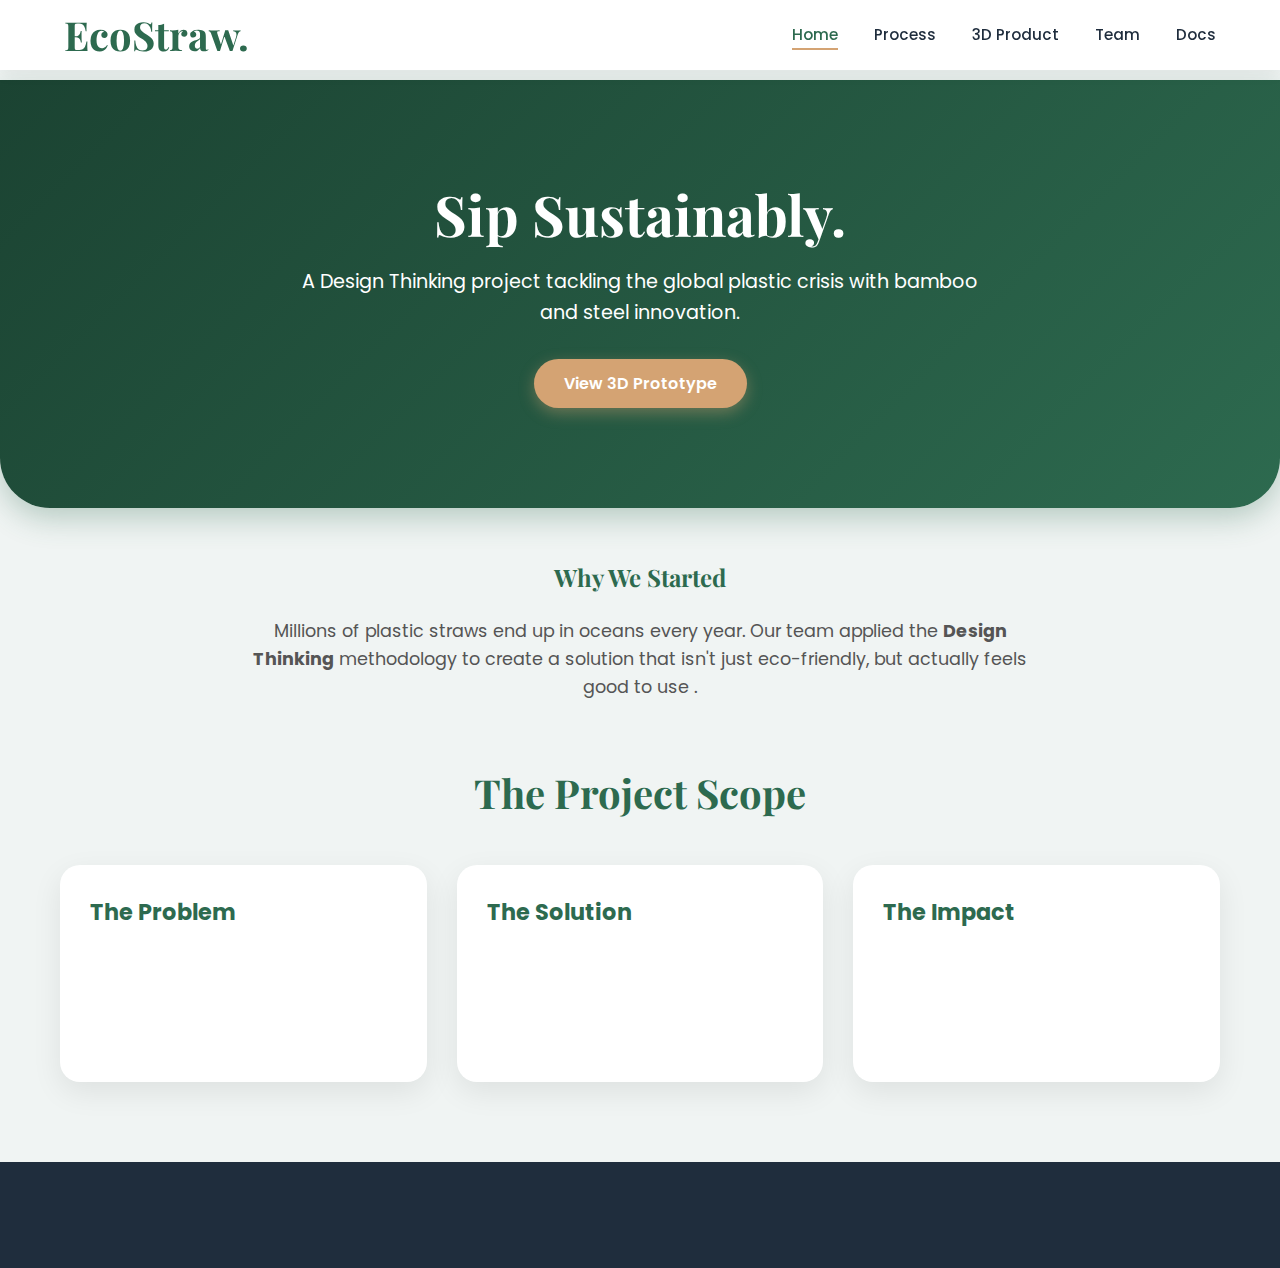
<file: index.html>
<!DOCTYPE html>
<html lang="en">
<head>
    <meta charset="UTF-8">
    <meta name="viewport" content="width=device-width, initial-scale=1.0">
    <title>EcoStraw | Home</title>
    <link rel="stylesheet" href="style.css">
</head>
<body>
    
    <nav>
        <a href="index.html" class="logo">EcoStraw.</a>
        <div class="nav-links">
            <a href="index.html">Home</a>
            <a href="process.html">Process</a>
            <a href="product.html">3D Product</a>
            <a href="team.html">Team</a>
            <a href="archive.html">Docs</a>
        </div>
    </nav>

    <section class="hero">
        <div class="hero-content">
            <h1>Sip Sustainably.</h1>
            <p>
                A Design Thinking project tackling the global plastic crisis 
                with bamboo and steel innovation.
            </p>
            <a href="product.html" class="btn">View 3D Prototype</a>
        </div>
    </section>

    <div class="container">
        
        <div style="text-align: center; margin-bottom: 60px; max-width: 800px; margin-left: auto; margin-right: auto;">
            <h2 style="font-family: 'Playfair Display'; color: var(--primary); margin-bottom: 20px;">Why We Started</h2>
            <p style="font-size: 1.1rem; color: #555;">
                Millions of plastic straws end up in oceans every year. Our team applied the 
                <strong>Design Thinking</strong> methodology to create a solution that isn't just eco-friendly, 
                but actually feels good to use .
            </p>
        </div>

        <h2 class="section-title">The Project Scope</h2>
        <div class="grid-3">
            <div class="card reveal">
                <h3>The Problem</h3>
                <p>Single-use plastic straws contribute significantly to global pollution, harming marine wildlife and ecosystems.</p>
            </div>
            <div class="card reveal">
                <h3>The Solution</h3>
                <p>We developed reusable bamboo and stainless steel straws that are durable, hygienic, and come with a cleaning kit.</p>
            </div>
            <div class="card reveal">
                <h3>The Impact</h3>
                <p>User testing confirmed that smooth edges and portability made people willing to switch from plastic permanently.</p>
            </div>
        </div>
    </div>

    <footer>
        <p>&copy; 2025 EcoStraw Solutions. Department of IT, KIET Group of Institutions.</p>
    </footer>

    <script src="script.js"></script>
</body>
</html>
</file>
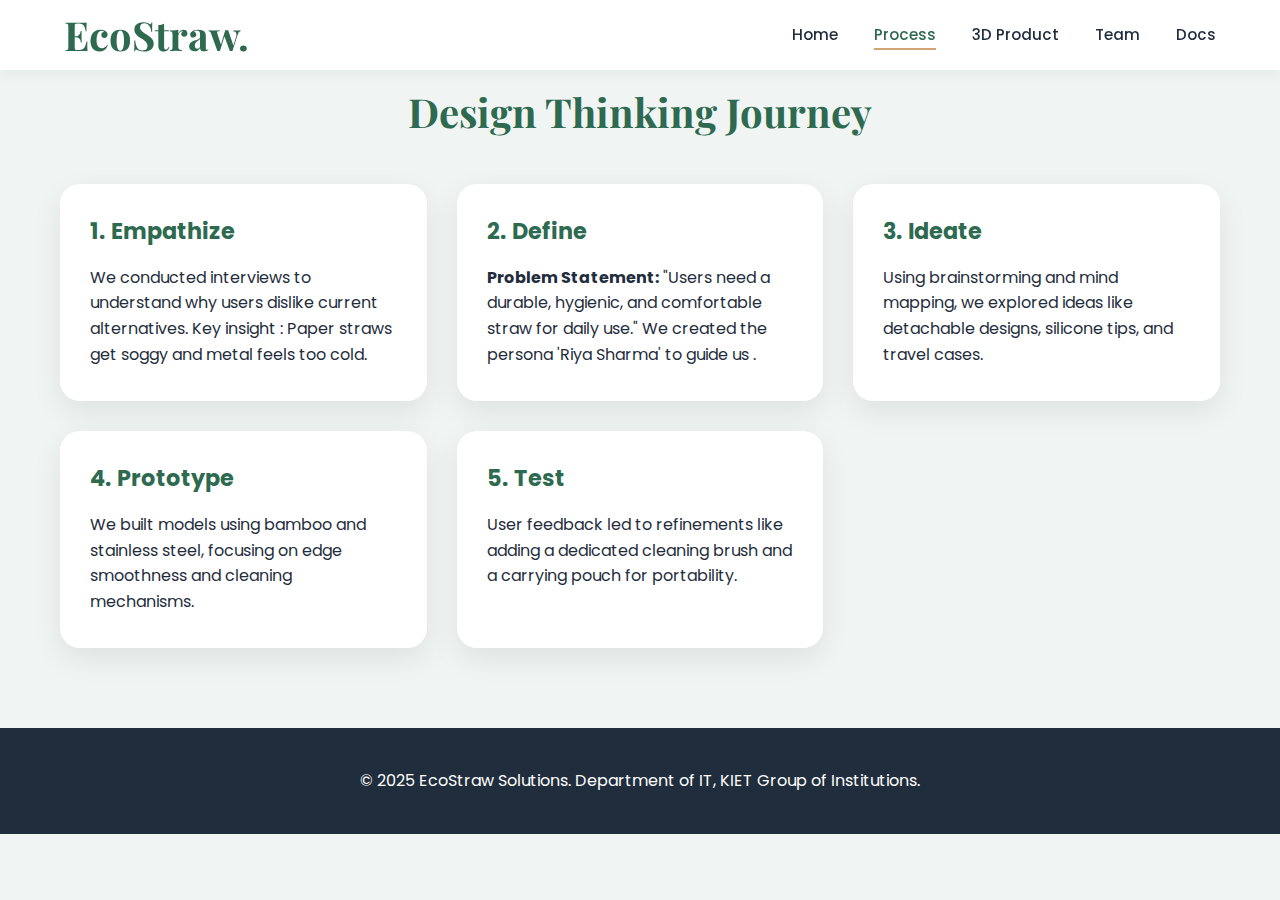
<file: process.html>
<!DOCTYPE html>
<html lang="en">
<head>
    <meta charset="UTF-8">
    <meta name="viewport" content="width=device-width, initial-scale=1.0">
    <title>EcoStraw | Process</title>
    <link rel="stylesheet" href="style.css">
</head>
<body>
    <nav>
        <a href="index.html" class="logo">EcoStraw.</a>
        <div class="nav-links">
            <a href="index.html">Home</a>
            <a href="process.html">Process</a>
            <a href="product.html">3D Product</a>
            <a href="team.html">Team</a>
            <a href="archive.html">Docs</a>
        </div>
    </nav>

    <div class="container">
        <h1 class="section-title">Design Thinking Journey</h1>
        
        <div class="grid-3">
            <div class="card">
                <h3>1. Empathize</h3>
                <p>We conducted interviews to understand why users dislike current alternatives. Key insight : Paper straws get soggy and metal feels too cold.</p>
            </div>
            <div class="card">
                <h3>2. Define</h3>
                <p><strong>Problem Statement:</strong> "Users need a durable, hygienic, and comfortable straw for daily use." We created the persona 'Riya Sharma' to guide us .</p>
            </div>
            <div class="card">
                <h3>3. Ideate</h3>
                <p>Using brainstorming and mind mapping, we explored ideas like detachable designs, silicone tips, and travel cases.</p>
            </div>
            <div class="card">
                <h3>4. Prototype</h3>
                <p>We built models using bamboo and stainless steel, focusing on edge smoothness and cleaning mechanisms.</p>
            </div>
            <div class="card">
                <h3>5. Test</h3>
                <p>User feedback led to refinements like adding a dedicated cleaning brush and a carrying pouch for portability.</p>
            </div>
        </div>
    </div>

    <footer>
        <p>&copy; 2025 EcoStraw Solutions. Department of IT, KIET Group of Institutions.</p>
    </footer>
    <script src="script.js"></script>
</body>
</html>
</file>
<file: style.css>
/* =========================================
   1. GLOBAL VARIABLES & RESET
   ========================================= */
@import url('https://fonts.googleapis.com/css2?family=Playfair+Display:wght@700&family=Poppins:wght@300;400;500;600&display=swap');

:root {
    --primary: #2d6a4f;       /* Deep Forest Green */
    --primary-dark: #1b4332;  /* Darker Green for hovers */
    --accent: #d4a373;        /* Bamboo Tan */
    --bg-light: #f0f4f3;      /* Very light grey-green background */
    --text-dark: #1f2d3d;     /* Dark Blue-Grey text */
    --glass: rgba(255, 255, 255, 0.95); /* For Navbar */
    --shadow: 0 10px 30px rgba(0,0,0,0.08);
}

* {
    margin: 0;
    padding: 0;
    box-sizing: border-box;
}

body {
    font-family: 'Poppins', sans-serif;
    background-color: var(--bg-light);
    color: var(--text-dark);
    line-height: 1.6;
    /* IMPORTANT: Padding top so content doesn't hide behind the fixed navbar */
    padding-top: 80px; 
    overflow-x: hidden; /* Prevents horizontal scrollbars */
}

/* =========================================
   2. GLASS NAVIGATION BAR
   ========================================= */
nav {
    position: fixed;
    top: 0;
    left: 0;
    width: 100%;
    height: 70px;
    background: var(--glass);
    backdrop-filter: blur(12px); /* Frosted glass blur */
    -webkit-backdrop-filter: blur(12px);
    display: flex;
    justify-content: space-between;
    align-items: center;
    padding: 0 5%;
    box-shadow: 0 4px 15px rgba(0,0,0,0.05);
    z-index: 1000; /* Keeps nav on top of everything */
}

.logo {
    font-family: 'Playfair Display', serif;
    font-size: 2.5rem;
    color: var(--primary);
    text-decoration: none;
    font-weight: 700;
}

.nav-links a {
    text-decoration: none;
    color: var(--text-dark);
    margin-left: 2rem;
    font-weight: 500;
    font-size: 0.95rem;
    position: relative;
    transition: color 0.3s;
}

/* Hover & Active States */
.nav-links a:hover, 
.nav-links a.active {
    color: var(--primary);
}

.nav-links a::after {
    content: '';
    position: absolute;
    bottom: -5px;
    left: 0;
    width: 0;
    height: 2px;
    background: var(--accent);
    transition: width 0.3s;
}

.nav-links a:hover::after, 
.nav-links a.active::after {
    width: 100%;
}

/* =========================================
   3. HERO SECTION (Home Page)
   ========================================= */
.hero {
    /* Modern Green Gradient - No Image needed */
    background: linear-gradient(135deg, #1b4332 0%, #2d6a4f 100%);
    color: white;
    padding: 100px 20px;
    text-align: center;
    border-radius: 0 0 50px 50px; /* Curved bottom edge */
    margin-bottom: 50px;
    box-shadow: 0 10px 30px rgba(45, 106, 79, 0.3);
}

.hero h1 {
    font-family: 'Playfair Display', serif;
    font-size: 3.5rem;
    margin-bottom: 20px;
    line-height: 1.2;
}

.hero p {
    font-size: 1.2rem;
    max-width: 700px;
    margin: 0 auto 30px;
    opacity: 0.9;
}

/* =========================================
   4. LAYOUT & CARDS
   ========================================= */
.container {
    max-width: 1200px;
    margin: 0 auto;
    padding: 0 20px;
}

.section-title {
    font-family: 'Playfair Display', serif;
    font-size: 2.5rem;
    color: var(--primary);
    text-align: center;
    margin-bottom: 40px;
}

/* Standard 3-Column Grid */
.grid-3 {
    display: grid;
    grid-template-columns: repeat(auto-fit, minmax(300px, 1fr));
    gap: 30px;
}

.card {
    background: white;
    border-radius: 20px;
    padding: 30px;
    box-shadow: var(--shadow);
    transition: transform 0.3s ease, box-shadow 0.3s ease;
    border-bottom: 4px solid transparent; /* Invisible border for hover effect */
    position: relative;
    overflow: hidden;
}

.card:hover {
    transform: translateY(-10px); /* Lifts up */
    box-shadow: 0 20px 40px rgba(0,0,0,0.12);
    border-bottom-color: var(--accent);
}

.card h3 {
    color: var(--primary);
    margin-bottom: 15px;
    font-size: 1.4rem;
}

/* =========================================
   5. BUTTONS
   ========================================= */
.btn {
    display: inline-block;
    padding: 12px 30px;
    background: var(--accent);
    color: white;
    border-radius: 50px;
    text-decoration: none;
    font-weight: 600;
    transition: all 0.3s;
    box-shadow: 0 5px 15px rgba(212, 163, 115, 0.4);
    border: none;
    cursor: pointer;
}

.btn:hover {
    background: #b58350; /* Darker tan */
    transform: translateY(-3px);
}

/* =========================================
   6. TEAM PAGE STYLES
   ========================================= */
.team-photo {
    width: 150px;
    height: 150px;
    border-radius: 50%; /* Perfect Circle */
    object-fit: cover;  /* Prevents image stretching */
    border: 5px solid white;
    box-shadow: 0 5px 15px rgba(0,0,0,0.1);
    margin: 0 auto 20px auto;
    display: block;
}

/* =========================================
   7. ARCHIVE PAGE (Docs, Gallery, Video)
   ========================================= */
/* Large PDF Viewer */
.pdf-container {
    width: 100%;
    height: 500px; /* Tall height for readability */
    background-color: #525659; /* Dark grey like Adobe Reader */
    border-radius: 12px;
    border: 1px solid #ccc;
    display: flex;
    align-items: center;
    justify-content: center;
    overflow: hidden;
    margin-bottom: 20px;
    position: relative;
}

.pdf-object {
    width: 100%;
    height: 100%;
    display: block;
}

.fallback-msg {
    text-align: center;
    color: white;
    padding: 20px;
}

/* Side-by-Side Layout for Video/Gallery */
.media-row {
    display: grid;
    grid-template-columns: 1fr 1fr; /* Two equal columns */
    gap: 30px;
    margin-top: 20px;
}

/* Photo Gallery Grid (Inside the card) */
.gallery-grid {
    display: grid;
    grid-template-columns: repeat(2, 1fr); /* 2x2 grid */
    gap: 15px;
}

.gallery-img {
    width: 100%;
    height: 150px;
    object-fit: cover;
    border-radius: 10px;
    cursor: pointer;
    transition: transform 0.3s ease;
}

.gallery-img:hover {
    transform: scale(1.05); /* Zoom effect */
}

/* Video Player */
video {
    width: 100%;
    border-radius: 12px;
    box-shadow: 0 5px 20px rgba(0,0,0,0.2);
    background: black;
    max-height: 400px;
}

/* =========================================
   8. 3D PAGE STYLES
   ========================================= */
#canvas-wrapper {
    position: relative;
    height: 90vh; /* Full screen height minus header */
    background: radial-gradient(circle at center, #f8f9fa 0%, #e9ecef 100%);
    overflow: hidden;
    cursor: grab; /* Hand icon */
}

#canvas-wrapper:active {
    cursor: grabbing; /* Closed hand when clicking */
}

/* =========================================
   9. ANIMATIONS & FOOTER
   ========================================= */
/* Fade In Up Animation */
.reveal {
    opacity: 0;
    transform: translateY(30px);
    transition: all 0.8s ease-out;
}

.reveal.visible {
    opacity: 1;
    transform: translateY(0);
}

footer {
    background: var(--text-dark);
    color: white;
    text-align: center;
    padding: 40px 0;
    margin-top: 80px;
}

footer a {
    color: var(--accent);
    text-decoration: none;
}

/* =========================================
   10. MOBILE RESPONSIVENESS
   ========================================= */
@media (max-width: 768px) {
    .hero h1 { font-size: 2.5rem; }
    
    .media-row {
        grid-template-columns: 1fr; /* Stack video under gallery on phone */
    }
    
    .nav-links {
        /* Simple spacing fix for mobile nav */
        display: none; /* In a real project, you'd add a hamburger menu here */
    }
    
    /* Show links on mobile just stacked for this project simplicity */
    nav {
        flex-direction: column;
        height: auto;
        padding: 15px;
    }
    
    .nav-links {
        display: flex;
        flex-direction: row;
        flex-wrap: wrap;
        justify-content: center;
        margin-top: 10px;
    }
    
    .nav-links a {
        margin: 5px 10px;
        margin-left: 0;
    }
    
    body { padding-top: 120px; } /* More space for stacked nav */
}
</file>
